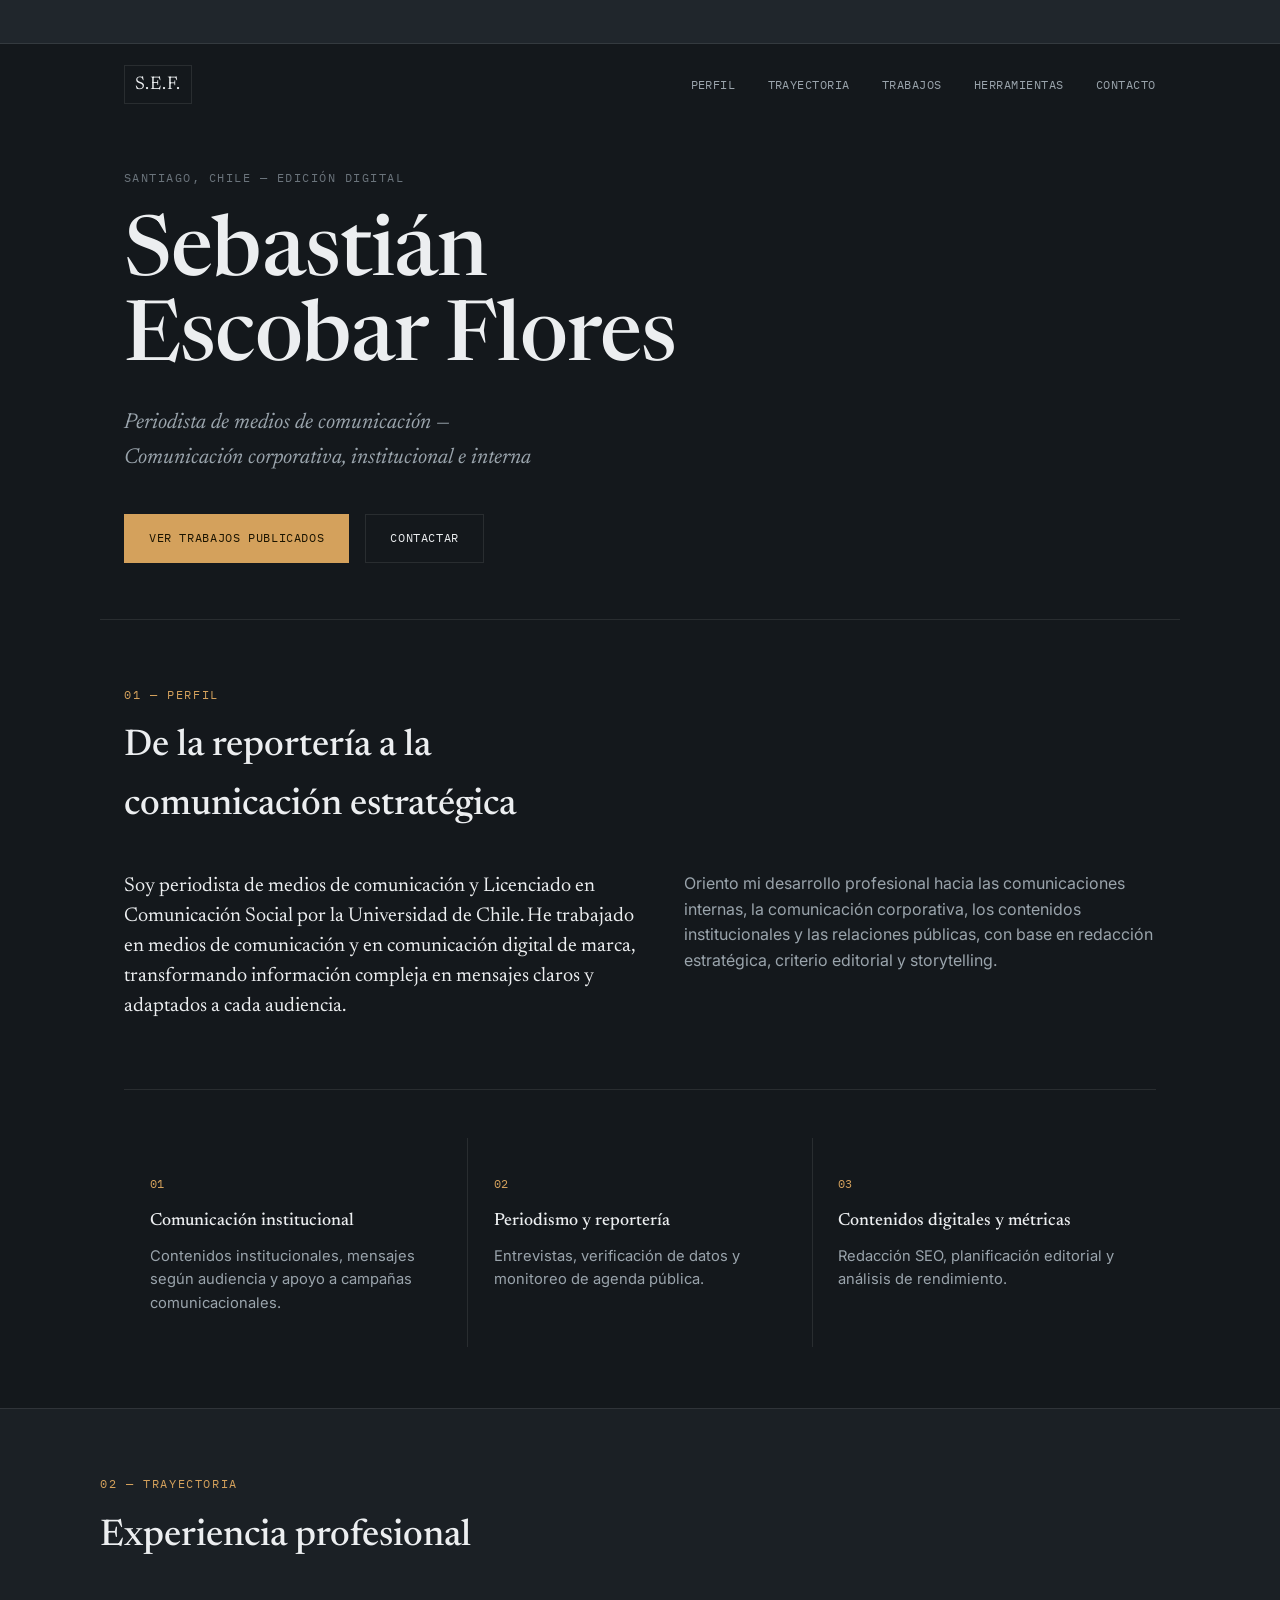
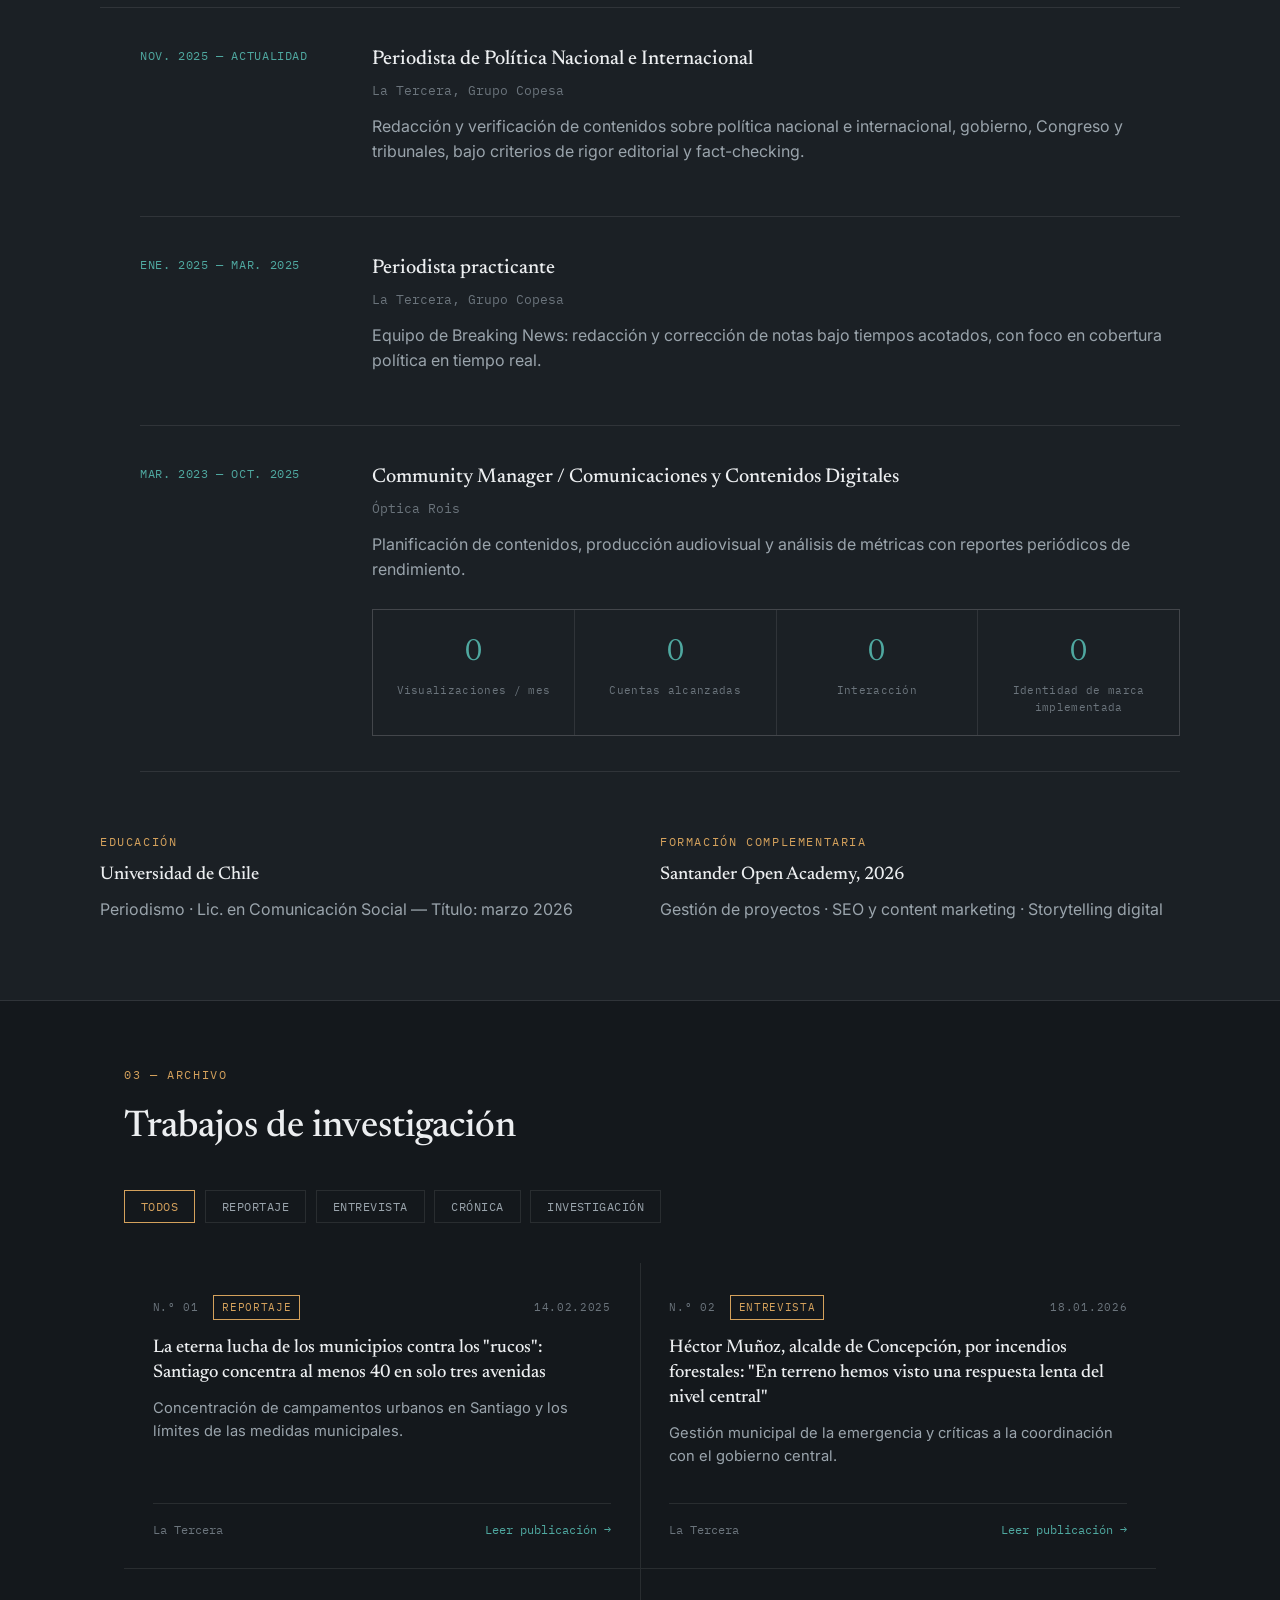
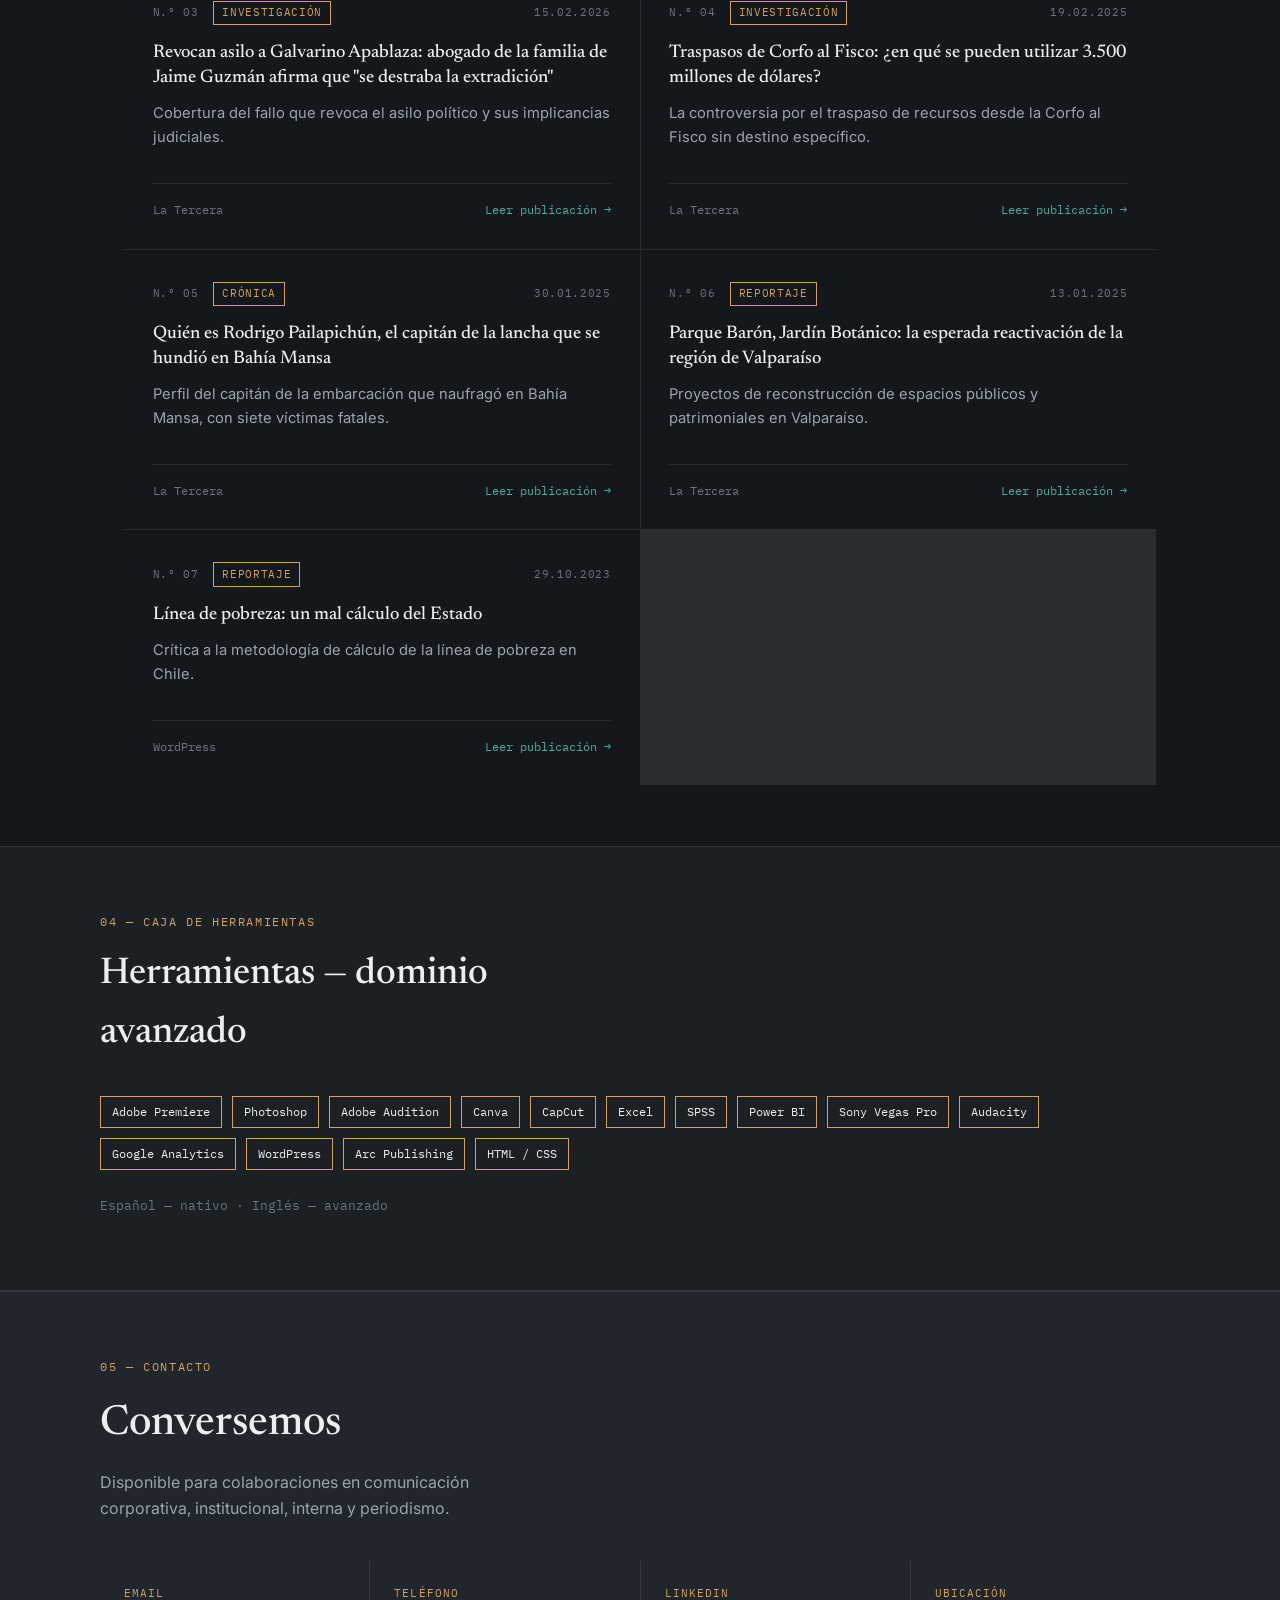
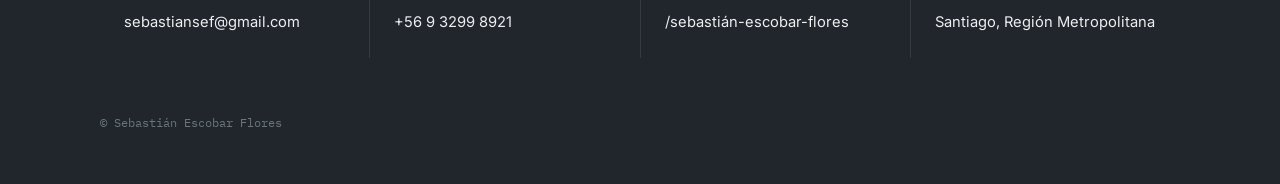
<file: index (2).html>
<!DOCTYPE html>
<html lang="es">
<head>
<meta charset="UTF-8">
<meta name="viewport" content="width=device-width, initial-scale=1.0">
<title>Sebastián Escobar Flores — Periodista</title>
<meta name="description" content="Portafolio de Sebastián Escobar Flores, periodista de medios de comunicación especializado en política nacional e internacional, comunicación corporativa e institucional.">
<link rel="preconnect" href="https://fonts.googleapis.com">
<link rel="preconnect" href="https://fonts.gstatic.com" crossorigin>
<link href="https://fonts.googleapis.com/css2?family=Newsreader:ital,opsz,wght@0,6..72,400;0,6..72,500;0,6..72,600;1,6..72,400;1,6..72,500&family=Inter:wght@400;500;600;700&family=IBM+Plex+Mono:wght@400;500&display=swap" rel="stylesheet">
<link rel="stylesheet" href="style.css">
</head>
<body>

<!-- CINTILLO DE CABLE -->
<div class="wire" aria-hidden="true">
  <div class="wire__track">
    <span>POLÍTICA NACIONAL</span><span class="dot">•</span>
    <span>POLÍTICA INTERNACIONAL</span><span class="dot">•</span>
    <span>COMUNICACIÓN INSTITUCIONAL</span><span class="dot">•</span>
    <span>COMUNICACIÓN INTERNA</span><span class="dot">•</span>
    <span>RELACIONES PÚBLICAS</span><span class="dot">•</span>
    <span>SANTIAGO, CHILE</span><span class="dot">•</span>
    <span>POLÍTICA NACIONAL</span><span class="dot">•</span>
    <span>POLÍTICA INTERNACIONAL</span><span class="dot">•</span>
    <span>COMUNICACIÓN INSTITUCIONAL</span><span class="dot">•</span>
    <span>COMUNICACIÓN INTERNA</span><span class="dot">•</span>
    <span>RELACIONES PÚBLICAS</span><span class="dot">•</span>
    <span>SANTIAGO, CHILE</span><span class="dot">•</span>
  </div>
</div>

<header class="masthead">
  <nav class="nav">
    <a class="nav__brand" href="#top">S.E.F.</a>
    <button class="nav__toggle" id="navToggle" aria-label="Abrir menú" aria-expanded="false">
      <span></span><span></span><span></span>
    </button>
    <ul class="nav__links" id="navLinks">
      <li><a href="#perfil">Perfil</a></li>
      <li><a href="#trayectoria">Trayectoria</a></li>
      <li><a href="#trabajos">Trabajos</a></li>
      <li><a href="#herramientas">Herramientas</a></li>
      <li><a href="#contacto">Contacto</a></li>
    </ul>
  </nav>

  <div class="masthead__body" id="top">
    <p class="dateline">SANTIAGO, CHILE — EDICIÓN DIGITAL</p>
    <h1 class="masthead__name">Sebastián<br>Escobar Flores</h1>
    <p class="masthead__role">Periodista de medios de comunicación — Comunicación corporativa, institucional e interna</p>
    <div class="masthead__actions">
      <a href="#trabajos" class="btn btn--primary">Ver trabajos publicados</a>
      <a href="#contacto" class="btn btn--ghost">Contactar</a>
    </div>
  </div>
</header>

<main>

  <!-- PERFIL -->
  <section class="section" id="perfil">
    <div class="section__head">
      <span class="eyebrow">01 — Perfil</span>
      <h2>De la reportería a la comunicación estratégica</h2>
    </div>
    <div class="perfil__grid">
      <p class="perfil__lead">
        Soy periodista de medios de comunicación y Licenciado en Comunicación Social por la Universidad de Chile.
        He trabajado en medios de comunicación y en comunicación digital de marca, transformando información
        compleja en mensajes claros y adaptados a cada audiencia.
      </p>
      <p>
        Oriento mi desarrollo profesional hacia las comunicaciones internas, la comunicación corporativa, los
        contenidos institucionales y las relaciones públicas, con base en redacción estratégica, criterio editorial
        y storytelling.
      </p>
    </div>

    <div class="competencias">
      <article class="competencia">
        <span class="competencia__tag">01</span>
        <h3>Comunicación institucional</h3>
        <p>Contenidos institucionales, mensajes según audiencia y apoyo a campañas comunicacionales.</p>
      </article>
      <article class="competencia">
        <span class="competencia__tag">02</span>
        <h3>Periodismo y reportería</h3>
        <p>Entrevistas, verificación de datos y monitoreo de agenda pública.</p>
      </article>
      <article class="competencia">
        <span class="competencia__tag">03</span>
        <h3>Contenidos digitales y métricas</h3>
        <p>Redacción SEO, planificación editorial y análisis de rendimiento.</p>
      </article>
    </div>
  </section>

  <!-- TRAYECTORIA -->
  <section class="section section--alt" id="trayectoria">
    <div class="section__head">
      <span class="eyebrow">02 — Trayectoria</span>
      <h2>Experiencia profesional</h2>
    </div>

    <ol class="timeline">
      <li class="timeline__item">
        <div class="timeline__date">NOV. 2025 — ACTUALIDAD</div>
        <div class="timeline__content">
          <h3>Periodista de Política Nacional e Internacional</h3>
          <p class="timeline__org">La Tercera, Grupo Copesa</p>
          <p>Redacción y verificación de contenidos sobre política nacional e internacional, gobierno, Congreso y tribunales, bajo criterios de rigor editorial y fact-checking.</p>
        </div>
      </li>
      <li class="timeline__item">
        <div class="timeline__date">ENE. 2025 — MAR. 2025</div>
        <div class="timeline__content">
          <h3>Periodista practicante</h3>
          <p class="timeline__org">La Tercera, Grupo Copesa</p>
          <p>Equipo de Breaking News: redacción y corrección de notas bajo tiempos acotados, con foco en cobertura política en tiempo real.</p>
        </div>
      </li>
      <li class="timeline__item">
        <div class="timeline__date">MAR. 2023 — OCT. 2025</div>
        <div class="timeline__content">
          <h3>Community Manager / Comunicaciones y Contenidos Digitales</h3>
          <p class="timeline__org">Óptica Rois</p>
          <p>Planificación de contenidos, producción audiovisual y análisis de métricas con reportes periódicos de rendimiento.</p>

          <div class="resultados">
            <div class="resultado" data-count="5632">
              <span class="resultado__num">0</span>
              <span class="resultado__label">Visualizaciones / mes</span>
            </div>
            <div class="resultado" data-count="229">
              <span class="resultado__num">0</span>
              <span class="resultado__label">Cuentas alcanzadas</span>
            </div>
            <div class="resultado" data-count="62" data-suffix="%">
              <span class="resultado__num">0</span>
              <span class="resultado__label">Interacción</span>
            </div>
            <div class="resultado" data-count="100" data-suffix="%">
              <span class="resultado__num">0</span>
              <span class="resultado__label">Identidad de marca implementada</span>
            </div>
          </div>
        </div>
      </li>
    </ol>

    <div class="educacion">
      <div class="educacion__col">
        <span class="eyebrow eyebrow--sm">Educación</span>
        <h3>Universidad de Chile</h3>
        <p>Periodismo · Lic. en Comunicación Social — Título: marzo 2026</p>
      </div>
      <div class="educacion__col">
        <span class="eyebrow eyebrow--sm">Formación complementaria</span>
        <h3>Santander Open Academy, 2026</h3>
        <p>Gestión de proyectos · SEO y content marketing · Storytelling digital</p>
      </div>
    </div>
  </section>

  <!-- TRABAJOS -->
  <section class="section" id="trabajos">
    <div class="section__head">
      <span class="eyebrow">03 — Archivo</span>
      <h2>Trabajos de investigación</h2>
    </div>

    <div class="filtros" id="filtros">
      <button class="filtro is-active" data-filter="todos">Todos</button>
      <button class="filtro" data-filter="reportaje">Reportaje</button>
      <button class="filtro" data-filter="entrevista">Entrevista</button>
      <button class="filtro" data-filter="cronica">Crónica</button>
      <button class="filtro" data-filter="investigacion">Investigación</button>
    </div>

    <div class="archivo" id="archivo">

      <article class="despacho" data-cat="reportaje">
        <div class="despacho__meta">
          <span class="despacho__num">N.º 01</span>
          <span class="despacho__tag">Reportaje</span>
          <span class="despacho__date">14.02.2025</span>
        </div>
        <h3>La eterna lucha de los municipios contra los "rucos": Santiago concentra al menos 40 en solo tres avenidas</h3>
        <p>Concentración de campamentos urbanos en Santiago y los límites de las medidas municipales.</p>
        <div class="despacho__footer">
          <span class="despacho__medio">La Tercera</span>
          <a href="https://www.latercera.com/nacional/noticia/la-eterna-lucha-de-los-municipios-contra-los-rucos-santiago-concentra-al-menos-40-en-solo-tres-avenidas/B2TFGDJMKRDA3FNXTK4N5V2P3M/" target="_blank" rel="noopener">Leer publicación →</a>
        </div>
      </article>

      <article class="despacho" data-cat="entrevista">
        <div class="despacho__meta">
          <span class="despacho__num">N.º 02</span>
          <span class="despacho__tag">Entrevista</span>
          <span class="despacho__date">18.01.2026</span>
        </div>
        <h3>Héctor Muñoz, alcalde de Concepción, por incendios forestales: "En terreno hemos visto una respuesta lenta del nivel central"</h3>
        <p>Gestión municipal de la emergencia y críticas a la coordinación con el gobierno central.</p>
        <div class="despacho__footer">
          <span class="despacho__medio">La Tercera</span>
          <a href="https://www.latercera.com/nacional/noticia/hector-munoz-alcalde-de-concepcion-por-incendios-forestales-en-terreno-hemos-visto-una-respuesta-lenta-del-nivel-central/" target="_blank" rel="noopener">Leer publicación →</a>
        </div>
      </article>

      <article class="despacho" data-cat="investigacion">
        <div class="despacho__meta">
          <span class="despacho__num">N.º 03</span>
          <span class="despacho__tag">Investigación</span>
          <span class="despacho__date">15.02.2026</span>
        </div>
        <h3>Revocan asilo a Galvarino Apablaza: abogado de la familia de Jaime Guzmán afirma que "se destraba la extradición"</h3>
        <p>Cobertura del fallo que revoca el asilo político y sus implicancias judiciales.</p>
        <div class="despacho__footer">
          <span class="despacho__medio">La Tercera</span>
          <a href="https://www.latercera.com/nacional/noticia/revocan-asilo-a-galvarino-apablaza-abogado-de-la-familia-de-jaime-guzman-afirma-que-se-destraba-la-extradicion/" target="_blank" rel="noopener">Leer publicación →</a>
        </div>
      </article>

      <article class="despacho" data-cat="investigacion">
        <div class="despacho__meta">
          <span class="despacho__num">N.º 04</span>
          <span class="despacho__tag">Investigación</span>
          <span class="despacho__date">19.02.2025</span>
        </div>
        <h3>Traspasos de Corfo al Fisco: ¿en qué se pueden utilizar 3.500 millones de dólares?</h3>
        <p>La controversia por el traspaso de recursos desde la Corfo al Fisco sin destino específico.</p>
        <div class="despacho__footer">
          <span class="despacho__medio">La Tercera</span>
          <a href="https://www.latercera.com/nacional/noticia/traspasos-de-corfo-al-fisco-en-que-se-pueden-utilizar-3500-millones-de-dolares/WO4Q5EZVVRBFHG4A3LHREMJ4QM/" target="_blank" rel="noopener">Leer publicación →</a>
        </div>
      </article>

      <article class="despacho" data-cat="cronica">
        <div class="despacho__meta">
          <span class="despacho__num">N.º 05</span>
          <span class="despacho__tag">Crónica</span>
          <span class="despacho__date">30.01.2025</span>
        </div>
        <h3>Quién es Rodrigo Pailapichún, el capitán de la lancha que se hundió en Bahía Mansa</h3>
        <p>Perfil del capitán de la embarcación que naufragó en Bahía Mansa, con siete víctimas fatales.</p>
        <div class="despacho__footer">
          <span class="despacho__medio">La Tercera</span>
          <a href="https://www.latercera.com/nacional/noticia/quien-es-rodrigo-pailapichun-el-capitan-de-la-lancha-que-se-hundio-en-bahia-mansa/KVJNU6ZEAZEHFNWPQM6UFITHDY/" target="_blank" rel="noopener">Leer publicación →</a>
        </div>
      </article>

      <article class="despacho" data-cat="reportaje">
        <div class="despacho__meta">
          <span class="despacho__num">N.º 06</span>
          <span class="despacho__tag">Reportaje</span>
          <span class="despacho__date">13.01.2025</span>
        </div>
        <h3>Parque Barón, Jardín Botánico: la esperada reactivación de la región de Valparaíso</h3>
        <p>Proyectos de reconstrucción de espacios públicos y patrimoniales en Valparaíso.</p>
        <div class="despacho__footer">
          <span class="despacho__medio">La Tercera</span>
          <a href="https://www.latercera.com/nacional/noticia/parque-baron-jardin-botanico-la-esperada-reactivacion-de-la-region-de-valparaiso/BV3ON7GZPBEGXOTURMNHLJI4W4/" target="_blank" rel="noopener">Leer publicación →</a>
        </div>
      </article>

      <article class="despacho" data-cat="reportaje">
        <div class="despacho__meta">
          <span class="despacho__num">N.º 07</span>
          <span class="despacho__tag">Reportaje</span>
          <span class="despacho__date">29.10.2023</span>
        </div>
        <h3>Línea de pobreza: un mal cálculo del Estado</h3>
        <p>Crítica a la metodología de cálculo de la línea de pobreza en Chile.</p>
        <div class="despacho__footer">
          <span class="despacho__medio">WordPress</span>
          <a href="#" target="_blank" rel="noopener" title="Pendiente: agregar el enlace real de esta publicación">Leer publicación →</a>
        </div>
      </article>

    </div>
  </section>

  <!-- HERRAMIENTAS -->
  <section class="section section--alt" id="herramientas">
    <div class="section__head">
      <span class="eyebrow">04 — Caja de herramientas</span>
      <h2>Herramientas — dominio avanzado</h2>
    </div>

    <ul class="tags tags--big">
      <li>Adobe Premiere</li><li>Photoshop</li><li>Adobe Audition</li><li>Canva</li><li>CapCut</li>
      <li>Excel</li><li>SPSS</li><li>Power BI</li><li>Sony Vegas Pro</li><li>Audacity</li><li>Google Analytics</li>
      <li>WordPress</li><li>Arc Publishing</li><li>HTML / CSS</li>
    </ul>
    <p class="herramientas__idiomas">Español — nativo · Inglés — avanzado</p>
  </section>

</main>

<footer class="contacto" id="contacto">
  <div class="contacto__inner">
    <span class="eyebrow">05 — Contacto</span>
    <h2>Conversemos</h2>
    <p class="contacto__lead">Disponible para colaboraciones en comunicación corporativa, institucional, interna y periodismo.</p>

    <div class="contacto__grid">
      <a class="contacto__item" href="mailto:sebastiansef@gmail.com">
        <span class="contacto__label">Email</span>
        <span class="contacto__value">sebastiansef@gmail.com</span>
      </a>
      <a class="contacto__item" href="tel:+56932998921">
        <span class="contacto__label">Teléfono</span>
        <span class="contacto__value">+56 9 3299 8921</span>
      </a>
      <a class="contacto__item" href="https://www.linkedin.com/in/sebastián-escobar-flores-8465b1203" target="_blank" rel="noopener">
        <span class="contacto__label">LinkedIn</span>
        <span class="contacto__value">/sebastián-escobar-flores</span>
      </a>
      <span class="contacto__item contacto__item--static">
        <span class="contacto__label">Ubicación</span>
        <span class="contacto__value">Santiago, Región Metropolitana</span>
      </span>
    </div>

    <p class="contacto__foot">© <span id="year"></span> Sebastián Escobar Flores</p>
  </div>
</footer>

<script src="script.js"></script>
</body>
</html>
</file>
<file: style.css>
/* =========================================================
   TOKENS
   ========================================================= */
:root{
  --bg:        #14181c;
  --surface:   #1b2025;
  --surface-2: #20262c;
  --line:      rgba(255,255,255,0.09);
  --text:      #eceef0;
  --text-dim:  #9aa4ac;
  --text-faint:#6b747c;
  --accent:    #d4a15c;   /* bronce / cable de agencia */
  --accent-2:  #4fa8a0;   /* teletipo, enlaces */
  --danger:    #b5502f;

  --serif: "Newsreader", Georgia, serif;
  --sans:  "Inter", -apple-system, sans-serif;
  --mono:  "IBM Plex Mono", monospace;

  --max: 1080px;
}

*,*::before,*::after{ box-sizing:border-box; }
html{ scroll-behavior:smooth; }
body{
  margin:0;
  background:var(--bg);
  color:var(--text);
  font-family:var(--sans);
  font-size:16px;
  line-height:1.6;
  -webkit-font-smoothing:antialiased;
}
h1,h2,h3{
  font-family:var(--serif);
  font-weight:500;
  margin:0;
  color:var(--text);
}
p{ margin:0 0 1em; color:var(--text-dim); }
a{ color:inherit; text-decoration:none; }
ul{ list-style:none; margin:0; padding:0; }
img{ max-width:100%; display:block; }

:focus-visible{
  outline:2px solid var(--accent-2);
  outline-offset:3px;
}

@media (prefers-reduced-motion: reduce){
  *{ animation-duration:0.001ms !important; animation-iteration-count:1 !important; scroll-behavior:auto !important; }
}

.eyebrow{
  display:inline-block;
  font-family:var(--mono);
  font-size:0.72rem;
  letter-spacing:0.14em;
  text-transform:uppercase;
  color:var(--accent);
  margin-bottom:0.9rem;
}
.eyebrow--sm{ margin-bottom:0.5rem; }

/* =========================================================
   CINTILLO / WIRE TICKER — elemento firma
   ========================================================= */
.wire{
  background:var(--surface-2);
  border-bottom:1px solid var(--line);
  overflow:hidden;
  white-space:nowrap;
  padding:0.55rem 0;
}
.wire__track{
  display:inline-block;
  font-family:var(--mono);
  font-size:0.72rem;
  letter-spacing:0.08em;
  color:var(--accent-2);
  animation:ticker 32s linear infinite;
  padding-left:100%;
}
.wire__track .dot{ color:var(--text-faint); margin:0 1.1em; }
@keyframes ticker{
  from{ transform:translateX(0); }
  to{ transform:translateX(-50%); }
}

/* =========================================================
   NAV
   ========================================================= */
.nav{
  max-width:var(--max);
  margin:0 auto;
  padding:1.3rem 1.5rem 0;
  display:flex;
  align-items:center;
  justify-content:space-between;
}
.nav__brand{
  font-family:var(--serif);
  font-size:1.15rem;
  letter-spacing:0.04em;
  border:1px solid var(--line);
  padding:0.25rem 0.6rem;
}
.nav__links{
  display:flex;
  gap:2rem;
  font-family:var(--mono);
  font-size:0.78rem;
  letter-spacing:0.04em;
  text-transform:uppercase;
}
.nav__links a{ color:var(--text-dim); transition:color 0.2s; }
.nav__links a:hover{ color:var(--accent-2); }
.nav__toggle{
  display:none;
  flex-direction:column;
  gap:5px;
  background:none;
  border:0;
  cursor:pointer;
  padding:6px;
}
.nav__toggle span{
  width:22px; height:2px; background:var(--text);
}

/* =========================================================
   MASTHEAD
   ========================================================= */
.masthead__body{
  max-width:var(--max);
  margin:0 auto;
  padding:4rem 1.5rem 3.5rem;
  border-bottom:1px solid var(--line);
}
.dateline{
  font-family:var(--mono);
  font-size:0.78rem;
  letter-spacing:0.12em;
  color:var(--text-faint);
  margin-bottom:1.6rem;
}
.masthead__name{
  font-size:clamp(2.6rem, 7vw, 5.2rem);
  line-height:1.02;
  letter-spacing:-0.01em;
}
.masthead__role{
  font-family:var(--serif);
  font-style:italic;
  font-size:clamp(1.05rem, 2vw, 1.35rem);
  color:var(--text-dim);
  max-width:34ch;
  margin:1.4rem 0 2.4rem;
}
.masthead__actions{ display:flex; gap:1rem; flex-wrap:wrap; }

.btn{
  font-family:var(--mono);
  font-size:0.78rem;
  letter-spacing:0.05em;
  text-transform:uppercase;
  padding:0.85rem 1.5rem;
  border:1px solid var(--accent);
  transition:background 0.2s, color 0.2s;
}
.btn--primary{ background:var(--accent); color:#1b1400; }
.btn--primary:hover{ background:transparent; color:var(--accent); }
.btn--ghost{ color:var(--text); border-color:var(--line); }
.btn--ghost:hover{ border-color:var(--text-dim); }

/* =========================================================
   SECTION SHELL
   ========================================================= */
.section{
  max-width:var(--max);
  margin:0 auto;
  padding:3.8rem 1.5rem;
}
.section--alt{
  max-width:none;
  background:var(--surface);
  border-top:1px solid var(--line);
  border-bottom:1px solid var(--line);
}
.section--alt > *{
  max-width:var(--max);
  margin-left:auto;
  margin-right:auto;
}
.section__head h2{
  font-size:clamp(1.7rem, 3.4vw, 2.3rem);
  max-width:22ch;
}
.section__sub{ margin-top:0.8rem; max-width:50ch; }

/* =========================================================
   PERFIL
   ========================================================= */
.perfil__grid{
  display:grid;
  grid-template-columns:1.1fr 1fr;
  gap:2.5rem;
  margin-top:2.2rem;
  padding-bottom:3rem;
  border-bottom:1px solid var(--line);
}
.perfil__lead{
  font-family:var(--serif);
  font-size:1.25rem;
  color:var(--text);
  line-height:1.5;
}

.competencias{
  display:grid;
  grid-template-columns:repeat(3, 1fr);
  gap:1px;
  background:var(--line);
  margin-top:3rem;
}
.competencia{
  background:var(--bg);
  padding:2rem 1.6rem;
}
.competencia__tag{
  font-family:var(--mono);
  font-size:0.75rem;
  color:var(--accent);
}
.competencia h3{
  font-size:1.1rem;
  margin:0.7rem 0 0.6rem;
}
.competencia p{ font-size:0.92rem; margin:0; }

/* =========================================================
   TIMELINE
   ========================================================= */
.timeline{
  margin-top:2.5rem;
  border-top:1px solid var(--line);
}
.timeline__item{
  display:grid;
  grid-template-columns:200px 1fr;
  gap:2rem;
  padding:2.2rem 0;
  border-bottom:1px solid var(--line);
}
.timeline__date{
  font-family:var(--mono);
  font-size:0.78rem;
  letter-spacing:0.05em;
  color:var(--accent-2);
  padding-top:0.2rem;
}
.timeline__content h3{ font-size:1.25rem; margin-bottom:0.3rem; }
.timeline__org{
  font-family:var(--mono);
  font-size:0.82rem;
  color:var(--text-faint);
  margin-bottom:0.8rem;
}

.educacion{
  display:grid;
  grid-template-columns:1fr 1fr;
  gap:2.5rem;
  margin-top:3.5rem;
}
.educacion h3{ font-size:1.15rem; margin-bottom:0.5rem; }

/* =========================================================
   ARCHIVO / DESPACHOS
   ========================================================= */
.archivo{
  margin-top:2.5rem;
  display:grid;
  grid-template-columns:repeat(2, 1fr);
  gap:1px;
  background:var(--line);
}
.despacho{
  background:var(--bg);
  padding:2rem 1.8rem 1.8rem;
  display:flex;
  flex-direction:column;
}
.despacho__meta{
  display:flex;
  align-items:center;
  gap:0.9rem;
  font-family:var(--mono);
  font-size:0.7rem;
  letter-spacing:0.06em;
  text-transform:uppercase;
  margin-bottom:1rem;
}
.despacho__num{ color:var(--text-faint); }
.despacho__tag{
  color:var(--accent);
  border:1px solid var(--accent);
  padding:0.15rem 0.5rem;
}
.despacho__date{ color:var(--text-faint); margin-left:auto; }
.despacho h3{
  font-size:1.15rem;
  line-height:1.35;
  margin-bottom:0.7rem;
}
.despacho p{ font-size:0.92rem; flex-grow:1; }
.despacho__footer{
  display:flex;
  justify-content:space-between;
  align-items:center;
  margin-top:1.2rem;
  padding-top:1rem;
  border-top:1px solid var(--line);
  font-family:var(--mono);
  font-size:0.76rem;
}
.despacho__medio{ color:var(--text-faint); }
.despacho__footer a{ color:var(--accent-2); }
.despacho__footer a:hover{ text-decoration:underline; }

/* =========================================================
   HERRAMIENTAS
   ========================================================= */
.tags{ display:flex; flex-wrap:wrap; gap:0.6rem; margin-top:2rem; }
.tags li{
  font-family:var(--mono);
  font-size:0.76rem;
  border:1px solid var(--line);
  padding:0.35rem 0.7rem;
  color:var(--text-dim);
}
.tags--big li{
  color:var(--text);
  border-color:var(--accent);
}
.herramientas__idiomas{
  margin-top:1.6rem;
  font-family:var(--mono);
  font-size:0.8rem;
  color:var(--text-faint);
}

/* =========================================================
   RESULTADOS (Óptica Rois)
   ========================================================= */
.resultados{
  margin-top:1.6rem;
  display:grid;
  grid-template-columns:repeat(4, 1fr);
  gap:1px;
  background:var(--line);
  border:1px solid var(--line);
}
.resultado{
  background:var(--surface);
  padding:1.2rem 1rem;
  text-align:center;
}
.resultado__num{
  display:block;
  font-family:var(--serif);
  font-size:1.9rem;
  color:var(--accent-2);
}
.resultado__label{
  display:block;
  font-family:var(--mono);
  font-size:0.66rem;
  letter-spacing:0.03em;
  color:var(--text-faint);
  margin-top:0.3rem;
}

/* =========================================================
   FILTROS
   ========================================================= */
.filtros{
  display:flex;
  flex-wrap:wrap;
  gap:0.6rem;
  margin-top:2rem;
}
.filtro{
  font-family:var(--mono);
  font-size:0.74rem;
  letter-spacing:0.04em;
  text-transform:uppercase;
  background:none;
  border:1px solid var(--line);
  color:var(--text-dim);
  padding:0.5rem 1rem;
  cursor:pointer;
  transition:border-color 0.2s, color 0.2s;
}
.filtro:hover{ color:var(--text); }
.filtro.is-active{
  border-color:var(--accent);
  color:var(--accent);
}
.despacho.is-hidden{ display:none; }

/* =========================================================
   CONTACTO
   ========================================================= */
.contacto{
  background:var(--surface-2);
  border-top:1px solid var(--line);
  padding:3.8rem 1.5rem 2.5rem;
}
.contacto__inner{ max-width:var(--max); margin:0 auto; }
.contacto h2{ font-size:clamp(1.8rem, 4vw, 2.6rem); margin-bottom:0.8rem; }
.contacto__lead{ max-width:45ch; }

.contacto__grid{
  margin-top:2.5rem;
  display:grid;
  grid-template-columns:repeat(4, 1fr);
  gap:1px;
  background:var(--line);
}
.contacto__item{
  background:var(--surface-2);
  padding:1.5rem;
  display:flex;
  flex-direction:column;
  gap:0.5rem;
  transition:background 0.2s;
}
a.contacto__item:hover{ background:#262d34; }
.contacto__label{
  font-family:var(--mono);
  font-size:0.68rem;
  text-transform:uppercase;
  letter-spacing:0.1em;
  color:var(--accent);
}
.contacto__value{ font-size:0.92rem; word-break:break-word; }

.contacto__foot{
  margin-top:3.5rem;
  font-family:var(--mono);
  font-size:0.72rem;
  color:var(--text-faint);
}

/* =========================================================
   RESPONSIVE
   ========================================================= */
@media (max-width:860px){
  .perfil__grid,
  .educacion,
  .archivo,
  .herramientas__grid,
  .contacto__grid{
    grid-template-columns:1fr;
  }
  .competencias{ grid-template-columns:1fr; }
  .timeline__item{ grid-template-columns:1fr; gap:0.6rem; }
  .resultados{ grid-template-columns:repeat(2, 1fr); }
}

@media (max-width:640px){
  .nav__toggle{ display:flex; }
  .nav__links{
    position:absolute;
    top:100%; left:0; right:0;
    background:var(--surface);
    border-bottom:1px solid var(--line);
    flex-direction:column;
    gap:0;
    max-height:0;
    overflow:hidden;
    transition:max-height 0.25s ease;
  }
  .nav__links.is-open{ max-height:320px; }
  .nav__links li{ border-top:1px solid var(--line); }
  .nav__links a{ display:block; padding:1rem 1.5rem; }
  .nav{ position:relative; }
  .masthead__body{ padding:3.5rem 1.5rem 3rem; }
}
</file>
